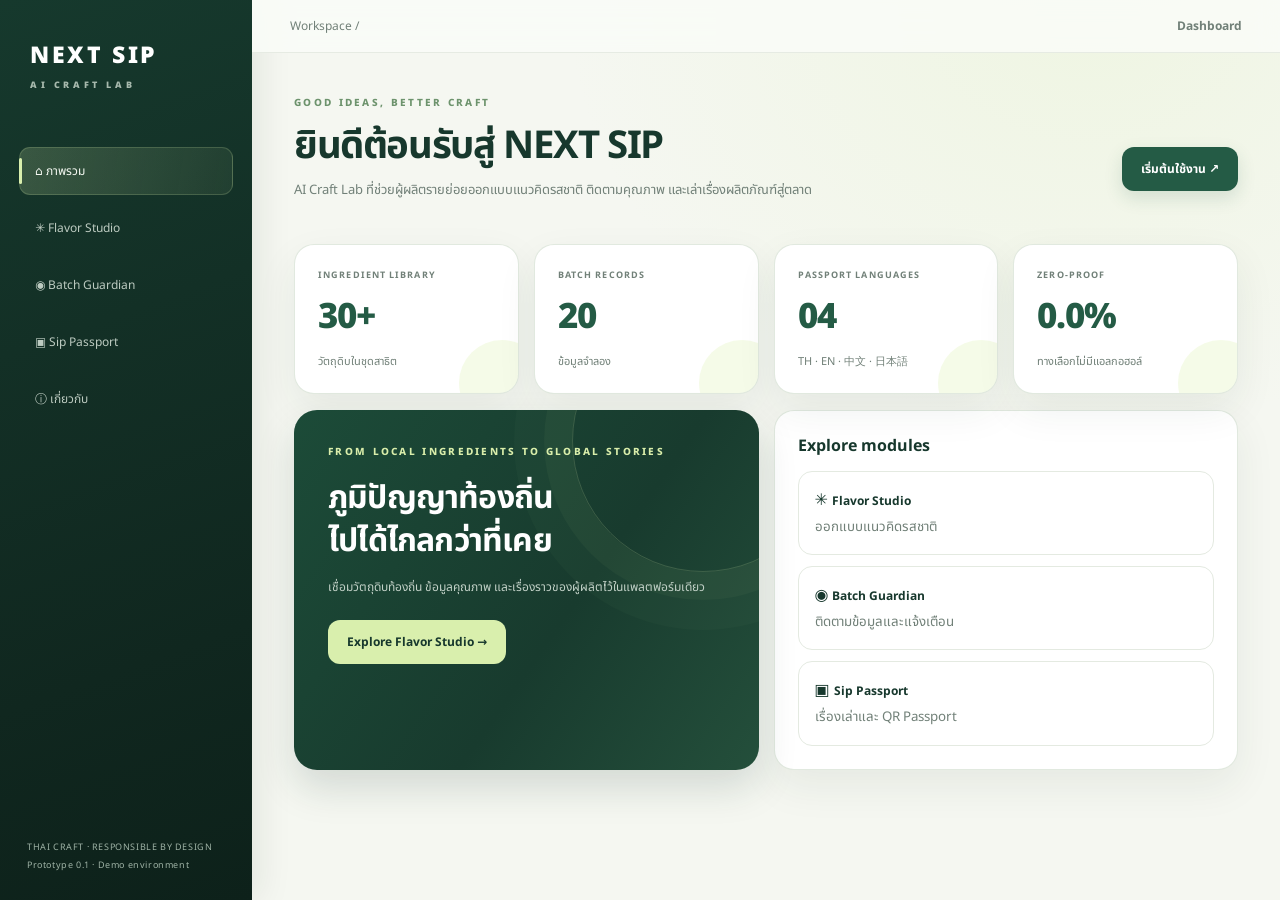
<file: index.html>
<!doctype html>
<html lang="th"><head><meta charset="utf-8"><meta name="viewport" content="width=device-width,initial-scale=1"><title>NEXT SIP — AI Craft Lab</title>
<style>
:root{--ink:#18352b;--green:#24513e;--lime:#d9edaa;--bg:#f3f5ef;--muted:#748178;--line:#e1e8df}*{box-sizing:border-box}body{margin:0;background:var(--bg);color:var(--ink);font-family:Inter,"Noto Sans Thai",system-ui,sans-serif}.layout{display:grid;grid-template-columns:230px 1fr;min-height:100vh}.side{background:#10251e;color:white;padding:26px 17px}.logo{font-weight:900;letter-spacing:2px;font-size:20px;padding:8px}.logo small{display:block;font-size:9px;color:#a7b9ad;letter-spacing:3px}.nav{margin-top:38px;display:grid;gap:8px}.nav button{border:0;background:none;color:#bdcbc1;text-align:left;padding:13px;border-radius:11px;cursor:pointer}.nav button.active,.nav button:hover{background:#29473a;color:white}.side p{font-size:10px;color:#8fa297;margin:60px 8px 0;line-height:1.8}.main{min-width:0}.top{padding:22px 34px;border-bottom:1px solid var(--line);background:#fafbf7;color:var(--muted);font-size:12px}.wrap{max-width:1250px;margin:auto;padding:32px}.page{display:none}.page.active{display:block}.eyebrow{font-size:10px;letter-spacing:2px;color:#789071;font-weight:800}.head{display:flex;justify-content:space-between;align-items:end;margin:8px 0 24px;gap:20px}.head h1{font-size:34px;margin:0;letter-spacing:-1px}.head p{font-size:12px;color:var(--muted);line-height:1.7}.btn{background:var(--green);color:white;border:0;border-radius:10px;padding:11px 16px;font-weight:700;font-size:12px;cursor:pointer}.btn.alt{background:white;color:var(--green);border:1px solid var(--line)}.grid{display:grid;gap:15px}.stats{grid-template-columns:repeat(4,1fr)}.two{grid-template-columns:1fr 1fr}.three{grid-template-columns:repeat(3,1fr)}.card{background:white;border:1px solid var(--line);border-radius:17px;padding:20px;box-shadow:0 10px 30px #173a2b08}.num{font-size:30px;font-weight:850;margin:9px 0}.muted{color:var(--muted);font-size:11px}.hero{background:#193d30;color:white;padding:28px;border-radius:18px;min-height:220px}.hero h2{font-size:28px;line-height:1.35}.hero p{color:#c2d1c7;font-size:12px;line-height:1.8}.hero .btn{background:var(--lime);color:var(--ink)}.modules{display:grid;gap:10px}.module{padding:14px;border:1px solid var(--line);border-radius:13px;cursor:pointer}.module b{font-size:13px}.module small{display:block;color:var(--muted);margin-top:5px}.field{display:grid;gap:7px;margin:13px 0}.field label{font-size:11px;font-weight:700}.field input,.field select,.field textarea{padding:11px;border:1px solid var(--line);border-radius:9px;background:#fbfcf9;font:inherit;font-size:12px;width:100%}.chips{display:flex;flex-wrap:wrap;gap:7px}.chip{border:1px solid var(--line);border-radius:30px;background:white;padding:8px 11px;font-size:11px;cursor:pointer}.chip.on{background:#eaf3df;border-color:#a8c58e}.concept{border:1px solid var(--line);border-radius:14px;padding:16px;background:white}.concept h3{margin:10px 0}.tag{font-size:9px;background:#eef4e8;color:#456447;padding:5px 8px;border-radius:20px}.note{background:#faf5e8;border:1px solid #eee2c3;border-radius:10px;padding:12px;font-size:10px;line-height:1.7;color:#76643b;margin-top:13px}.table{width:100%;border-collapse:collapse;font-size:11px}.table th,.table td{padding:12px 8px;border-bottom:1px solid var(--line);text-align:left}.table th{color:var(--muted)}.ok,.warn{border-radius:20px;padding:5px 8px;font-size:9px}.ok{background:#e7f3e5;color:#376b3c}.warn{background:#fff0dd;color:#966327}.radar{width:100%;max-width:320px}.passport{max-width:480px;border:1px solid var(--line);border-radius:16px;overflow:hidden;background:white}.cover{background:#193d30;color:white;padding:24px}.body{padding:20px}.qr{width:125px;height:125px}.result{margin-top:12px;padding:13px;border-radius:10px;font-size:11px;line-height:1.7}.bad{background:#fff0e8;color:#934b31}.good{background:#e9f4e6;color:#37663b}
@media(max-width:850px){.layout{grid-template-columns:1fr}.side{padding:12px 15px}.nav{display:flex;flex-wrap:wrap;margin-top:10px}.nav button{padding:9px;font-size:11px}.side p{display:none}.wrap{padding:22px 15px}.stats{grid-template-columns:repeat(2,1fr)}.two,.three{grid-template-columns:1fr}.head{display:block}.head h1{font-size:28px}}@media(max-width:450px){.top{padding:15px}.num{font-size:24px}}
</style><link rel="stylesheet" href="style.css"></head><body><div class="layout"><aside class="side"><div class="logo">NEXT SIP<small>AI CRAFT LAB</small></div><nav class="nav"><button class="active" data-page="home">⌂ ภาพรวม</button><button data-page="flavor">✳ Flavor Studio</button><button data-page="batch">◉ Batch Guardian</button><button data-page="passport">▣ Sip Passport</button><button data-page="about">ⓘ เกี่ยวกับ</button></nav><p>THAI CRAFT · RESPONSIBLE BY DESIGN<br>Prototype 0.1 · Demo environment</p></aside><main class="main"><div class="top">Workspace / <b id="crumb">Dashboard</b></div><div class="wrap">
<section class="page active" id="home"><div class="eyebrow">GOOD IDEAS, BETTER CRAFT</div><div class="head"><div><h1>ยินดีต้อนรับสู่ NEXT SIP</h1><p>AI Craft Lab ที่ช่วยผู้ผลิตรายย่อยออกแบบแนวคิดรสชาติ ติดตามคุณภาพ และเล่าเรื่องผลิตภัณฑ์สู่ตลาด</p></div><button class="btn" onclick="go('flavor')">เริ่มต้นใช้งาน ↗</button></div><div class="grid stats"><div class="card"><div class="muted">Ingredient library</div><div class="num">30+</div><div class="muted">วัตถุดิบในชุดสาธิต</div></div><div class="card"><div class="muted">Batch records</div><div class="num">20</div><div class="muted">ข้อมูลจำลอง</div></div><div class="card"><div class="muted">Passport languages</div><div class="num">04</div><div class="muted">TH · EN · 中文 · 日本語</div></div><div class="card"><div class="muted">Zero-proof</div><div class="num">0.0%</div><div class="muted">ทางเลือกไม่มีแอลกอฮอล์</div></div></div><div class="grid two" style="margin-top:16px"><div class="hero"><div class="eyebrow" style="color:#d9edaa">FROM LOCAL INGREDIENTS TO GLOBAL STORIES</div><h2>ภูมิปัญญาท้องถิ่น<br>ไปได้ไกลกว่าที่เคย</h2><p>เชื่อมวัตถุดิบท้องถิ่น ข้อมูลคุณภาพ และเรื่องราวของผู้ผลิตไว้ในแพลตฟอร์มเดียว</p><button class="btn" onclick="go('flavor')">Explore Flavor Studio →</button></div><div class="card"><b>Explore modules</b><div class="modules" style="margin-top:13px"><div class="module" onclick="go('flavor')">✳ <b>Flavor Studio</b><small>ออกแบบแนวคิดรสชาติ</small></div><div class="module" onclick="go('batch')">◉ <b>Batch Guardian</b><small>ติดตามข้อมูลและแจ้งเตือน</small></div><div class="module" onclick="go('passport')">▣ <b>Sip Passport</b><small>เรื่องเล่าและ QR Passport</small></div></div></div></div></section>
<section class="page" id="flavor"><div class="eyebrow">01 / AI FLAVOR DESIGNER</div><div class="head"><div><h1>Flavor Studio</h1><p>เลือกวัตถุดิบท้องถิ่นและตลาดเป้าหมาย เพื่อสำรวจแนวคิดรสชาติ 3 รูปแบบ</p></div></div><div class="grid two"><div class="card"><b>① เลือกวัตถุดิบ</b><p class="muted">เลือกได้หลายรายการ</p><div class="chips" id="ingredients"></div><div class="field"><label>ตลาดเป้าหมาย</label><select id="market"><option>โรงแรมและร้านอาหารพรีเมียม</option><option>นักท่องเที่ยวต่างชาติ</option><option>ผู้สนใจเครื่องดื่ม Zero-proof</option><option>ร้าน Craft และ Specialty</option></select></div><div class="field flavor-tag-field"><label>คาแรกเตอร์รสชาติ (เลือกได้หลายข้อ · ไม่บังคับ)</label><p class="muted">เลือกคำที่ใกล้เคียงกับรสชาติหรือกลิ่นที่ต้องการ</p><div class="flavor-tag-groups"><div class="flavor-tag-group"><b>โทนรสชาติ</b><div class="chips"><button class="chip flavor-tag" type="button" data-flavor-tag="หวาน">หวาน</button><button class="chip flavor-tag" type="button" data-flavor-tag="เปรี้ยว">เปรี้ยว</button><button class="chip flavor-tag" type="button" data-flavor-tag="ขม">ขม</button><button class="chip flavor-tag" type="button" data-flavor-tag="ฝาด">ฝาด</button><button class="chip flavor-tag" type="button" data-flavor-tag="เค็ม">เค็ม</button><button class="chip flavor-tag" type="button" data-flavor-tag="กลมกล่อม">กลมกล่อม</button></div></div><div class="flavor-tag-group"><b>กลิ่นและความหอม</b><div class="chips"><button class="chip flavor-tag" type="button" data-flavor-tag="หอมดอกไม้">หอมดอกไม้</button><button class="chip flavor-tag" type="button" data-flavor-tag="หอมผลไม้">หอมผลไม้</button><button class="chip flavor-tag" type="button" data-flavor-tag="หอมสมุนไพร">หอมสมุนไพร</button><button class="chip flavor-tag" type="button" data-flavor-tag="กลิ่นชา">กลิ่นชา</button><button class="chip flavor-tag" type="button" data-flavor-tag="กลิ่นคั่ว">กลิ่นคั่ว</button><button class="chip flavor-tag" type="button" data-flavor-tag="กลิ่นสดชื่น">กลิ่นสดชื่น</button></div></div><div class="flavor-tag-group"><b>สัมผัสและ Body</b><div class="chips"><button class="chip flavor-tag" type="button" data-flavor-tag="เบาบาง">เบาบาง</button><button class="chip flavor-tag" type="button" data-flavor-tag="นุ่มละมุน">นุ่มละมุน</button><button class="chip flavor-tag" type="button" data-flavor-tag="เข้มข้น">เข้มข้น</button><button class="chip flavor-tag" type="button" data-flavor-tag="ครีมมี่">ครีมมี่</button><button class="chip flavor-tag" type="button" data-flavor-tag="ซ่า">ซ่า</button><button class="chip flavor-tag" type="button" data-flavor-tag="สดชื่น">สดชื่น</button></div></div><div class="flavor-tag-group"><b>สไตล์</b><div class="chips"><button class="chip flavor-tag" type="button" data-flavor-tag="ดื่มง่าย">ดื่มง่าย</button><button class="chip flavor-tag" type="button" data-flavor-tag="พรีเมียม">พรีเมียม</button><button class="chip flavor-tag" type="button" data-flavor-tag="ซับซ้อน">ซับซ้อน</button><button class="chip flavor-tag" type="button" data-flavor-tag="หวานน้อย">หวานน้อย</button><button class="chip flavor-tag" type="button" data-flavor-tag="สไตล์ทรอปิคอล">สไตล์ทรอปิคอล</button></div></div></div><p class="muted" id="selectedFlavorTags" aria-live="polite">ยังไม่ได้เลือก Flavor Tags</p></div><button class="btn" id="generate">สร้าง 3 Flavor Concepts</button><div class="note">นี่คือการจำลองแนวคิดด้วยกฎและข้อมูลตัวอย่าง ยังไม่ได้เชื่อม FlavorDB หรือ LLM และไม่ใช่สูตรสำหรับการผลิต</div></div><div class="card"><b>Flavor Radar</b><p class="muted">มิติรสชาติของ Concept ที่เลือก</p><div id="radar" style="text-align:center;padding:18px">สร้าง Concept เพื่อดู Radar</div></div></div><div class="grid three" id="concepts" style="margin-top:15px"></div>
<div class="card" id="savedFlavor" style="margin-top:15px"><div style="display:flex;justify-content:space-between;gap:12px;align-items:center;flex-wrap:wrap"><div><b>My Flavor Library</b><p class="muted">แนวคิดรสชาติที่คุณบันทึกไว้ในบัญชี NEXT SIP</p></div><span class="tag" id="flavorCloudStatus">กำลังเชื่อมต่อ Cloud...</span></div><div id="savedFlavorList" class="grid three" style="margin-top:14px"><p class="muted">กำลังโหลดข้อมูล...</p></div><p class="muted" id="flavorSaveMessage" aria-live="polite" style="margin-top:10px"></p></div></section>
<section class="page" id="batch"><div class="eyebrow">02 / FERMENTATION COPILOT</div><div class="head"><div><h1>Batch Guardian</h1><p>สร้างรอบการผลิต บันทึกข้อมูลคุณภาพ และติดตามประวัติของแต่ละ Batch</p><p id="batchCloudStatus" class="muted">กำลังเชื่อมต่อ Supabase Cloud...</p></div><button class="btn" id="showCreateBatch">＋ สร้าง Batch ใหม่</button></div>
<div class="grid stats"><div class="card"><div class="muted">Batch ทั้งหมด</div><div class="num" id="batchTotal">0</div><div class="muted">รอบการผลิตที่บันทึกในอุปกรณ์นี้</div></div><div class="card"><div class="muted">กำลังดำเนินการ</div><div class="num" id="batchActive">0</div></div><div class="card"><div class="muted">ต้องตรวจสอบ</div><div class="num" id="batchFlagged">0</div></div><div class="card"><div class="muted">การจัดเก็บ</div><div class="num" style="font-size:18px">Cloud</div><div class="muted">Supabase · บัญชีผู้ใช้</div></div></div>
<div class="grid two" style="margin-top:15px">
<div class="card" id="createPanel" hidden><b>สร้างรอบการผลิตใหม่</b><p class="muted">Batch ID จะถูกสร้างให้อัตโนมัติเมื่อบันทึก</p><form id="createBatchForm">
<div class="field"><label for="batchProduct">ชื่อผลิตภัณฑ์ *</label><input id="batchProduct" required maxlength="100" placeholder="เช่น น้ำตาลโตนดหมัก"></div>
<div class="field"><label for="batchRecipe">สูตร / รุ่นสูตร</label><input id="batchRecipe" maxlength="100" placeholder="เช่น สูตรทดลอง A"></div>
<div class="field"><label for="batchDate">วันที่เริ่มผลิต *</label><input id="batchDate" type="date" required></div>
<div class="field"><label for="batchOwner">ผู้รับผิดชอบ</label><input id="batchOwner" maxlength="80" placeholder="ชื่อผู้บันทึก"></div>
<button class="btn" type="submit">บันทึกและสร้าง Batch ID</button> <button class="btn alt" type="button" id="cancelCreate">ยกเลิก</button>
</form></div>
<div class="card" id="recordPanel"><b>บันทึกค่าการผลิต</b><p class="muted">เลือก Batch แล้วกรอกค่าที่วัดได้จริง</p><form id="recordForm">
<div class="field"><label for="recordBatch">Batch ที่ต้องการบันทึก *</label><select id="recordBatch" required><option value="">ยังไม่มี Batch — สร้าง Batch ก่อน</option></select></div>
<div class="field"><label for="recordPH">pH</label><input id="recordPH" type="number" min="0" max="14" step="0.01" placeholder="เช่น 3.65"></div>
<div class="field"><label for="recordBrix">°Brix</label><input id="recordBrix" type="number" min="0" max="100" step="0.1" placeholder="เช่น 12.5"></div>
<div class="field"><label for="recordTemp">อุณหภูมิ (°C)</label><input id="recordTemp" type="number" min="-20" max="100" step="0.1" placeholder="เช่น 28.0"></div>
<div class="field"><label for="recordNote">หมายเหตุ / สิ่งที่สังเกตพบ</label><textarea id="recordNote" rows="2" maxlength="500" placeholder="บันทึกสิ่งที่พบระหว่างการผลิต"></textarea></div>
<label style="font-size:11px;display:flex;gap:8px;align-items:center;margin:10px 0"><input id="recordFlag" type="checkbox"> ทำเครื่องหมายว่า Batch นี้ต้องตรวจสอบเพิ่มเติม</label>
<button class="btn" type="submit">บันทึกค่าการวัด</button></form></div></div>
<div class="card" style="margin-top:15px"><div style="display:flex;justify-content:space-between;gap:12px;align-items:center;flex-wrap:wrap"><div><b>รายการ Batch</b><p class="muted">เลือก Batch เพื่อดูข้อมูลและประวัติการวัด</p></div><div class="field" style="min-width:160px;margin:0"><select id="batchFilter"><option value="all">ทุกสถานะ</option><option value="active">กำลังดำเนินการ</option><option value="completed">เสร็จสิ้น</option><option value="flagged">ต้องตรวจสอบ</option></select></div></div><div style="overflow:auto;margin-top:12px"><table class="table"><thead><tr><th>Batch ID</th><th>ผลิตภัณฑ์</th><th>วันที่เริ่ม</th><th>pH ล่าสุด</th><th>°Brix ล่าสุด</th><th>อุณหภูมิล่าสุด</th><th>สถานะ</th><th>ดูข้อมูล</th></tr></thead><tbody id="rows"></tbody></table></div><div id="emptyBatches" class="note">ยังไม่มีข้อมูล Batch เริ่มต้นโดยกด “สร้าง Batch ใหม่” ข้อมูลจะถูกบันทึกบน Supabase Cloud</div></div>
<div class="grid two" style="margin-top:15px"><div class="card"><b>ประวัติค่าที่บันทึก</b><p class="muted" id="historyTitle">เลือก Batch จากรายการเพื่อดูประวัติ</p><div style="overflow:auto"><table class="table"><thead><tr><th>วันและเวลา</th><th>pH</th><th>°Brix</th><th>°C</th><th>หมายเหตุ</th></tr></thead><tbody id="historyRows"></tbody></table></div></div><div class="card"><b>Batch details</b><div id="batchDetails" class="muted" style="margin-top:12px">ยังไม่ได้เลือก Batch</div><div id="batchActions" style="margin-top:12px"></div></div></div><div class="card" style="margin-top:15px"><b>Batch Integrity · Audit Log</b><p class="muted">ประวัติการสร้าง แก้ไข และลบข้อมูล Batch รวมถึงค่าการวัด</p><div style="overflow:auto"><table class="table"><thead><tr><th>วันและเวลา</th><th>กิจกรรม</th><th>รายละเอียดการเปลี่ยนแปลง</th></tr></thead><tbody id="auditRows"><tr><td colspan="3">เลือก Batch เพื่อดูประวัติ</td></tr></tbody></table></div><p class="muted">ประวัตินี้เริ่มบันทึกตั้งแต่วันที่เปิดใช้ Batch Integrity และผู้ใช้ทั่วไปไม่สามารถแก้ไขหรือลบรายการย้อนหลังได้</p></div>
<div class="note">ข้อมูลจะคงอยู่ในเบราว์เซอร์และอุปกรณ์นี้เท่านั้น ยังไม่มีระบบบัญชีผู้ใช้หรือฐานข้อมูล Cloud จึงไม่ควรใช้เป็นบันทึกการผลิตหลัก จนกว่าจะเชื่อมต่อ Supabase และกำหนดสิทธิ์ผู้ใช้ การแจ้งเตือนในรุ่นนี้อาศัยการทำเครื่องหมายโดยผู้ใช้ ไม่ใช่ AI และไม่ใช่การรับรองความปลอดภัยของผลิตภัณฑ์</div></section>
<section class="page" id="passport"><div class="eyebrow">04 / STORY · TRACEABILITY · B2B</div><div class="head"><div><h1>Sip Passport</h1><p>สร้างหน้าข้อมูลผลิตภัณฑ์ดิจิทัลที่เปิดดูได้จริงผ่าน QR Code</p><p id="passportCloudStatus" class="muted">กำลังเชื่อมต่อ Supabase Cloud...</p></div></div><div class="grid two"><div class="card"><b>Product information</b><p class="muted">ข้อมูลในส่วนนี้จะแสดงต่อสาธารณะเมื่อเผยแพร่ Passport</p><div class="field"><label for="pname">ชื่อผลิตภัณฑ์</label><input id="pname" placeholder="กรอกชื่อผลิตภัณฑ์" maxlength="120"></div><div class="field"><label for="origin">แหล่งผลิต</label><input id="origin" placeholder="กรอกแหล่งผลิต เช่น จังหวัด / ประเทศ" maxlength="160"></div><div class="field"><label for="pingredients">วัตถุดิบ</label><input id="pingredients" placeholder="กรอกรายการวัตถุดิบ" maxlength="500"></div><div class="field"><label for="pref">Batch reference</label><input id="pref" placeholder="เลือกลิงก์ Batch หรือกรอกรหัสอ้างอิง" maxlength="80"></div><div class="field"><label for="story">เรื่องราวผลิตภัณฑ์</label><textarea id="story" rows="4" maxlength="2000" placeholder="เล่าเรื่องราว แนวคิด หรือจุดเด่นของผลิตภัณฑ์"></textarea></div><button class="btn" id="savePassport" type="button">บันทึกและเผยแพร่ Passport</button><button class="btn alt" id="newPassport" type="button" style="margin-left:6px">สร้างรายการใหม่</button><p class="muted" id="passportMessage" aria-live="polite"></p><div class="note">ก่อนเผยแพร่ ตรวจสอบให้แน่ใจว่าข้อมูลทั้งหมดเป็นข้อมูลที่เปิดเผยต่อสาธารณะได้ และไม่ใส่ข้อมูลส่วนบุคคลหรือข้อมูลลับ</div></div><div><div class="chips" id="languages"><button class="chip on" data-lang="th" type="button">ไทย</button><button class="chip" data-lang="en" type="button">English</button><button class="chip" data-lang="zh" type="button">中文</button><button class="chip" data-lang="ja" type="button">日本語</button></div><div class="passport" style="margin-top:12px"><div class="cover"><div class="eyebrow" style="color:#d9edaa">THAI CRAFT · DIGITAL PASSPORT</div><h2 id="vname">Toddy Zero</h2><span id="vorigin">เพชรบุรี ประเทศไทย</span></div><div class="body"><div style="display:flex;justify-content:space-between;gap:10px;align-items:center"><div><div class="muted" id="ilabel">วัตถุดิบ</div><p id="ving">-</p><div class="muted" id="blabel">รหัส Batch</div><b id="vref">-</b></div><img class="qr" id="qr" alt="QR Code ของ Passport" hidden></div><hr style="border:0;border-top:1px solid #e1e8df;margin:16px 0"><div class="muted">OUR STORY</div><p id="vstory" style="font-size:12px;line-height:1.8"></p><p id="passportPublicLink" class="muted"></p></div></div></div></div><div class="card" style="margin-top:15px"><b>My Sip Passports</b><p class="muted">Passport ที่คุณสร้างไว้ในบัญชีนี้</p><div id="passportLibrary" class="grid three" style="margin-top:12px"><p class="muted">กำลังโหลด...</p></div></div><div class="card" style="margin-top:15px"><b>Compliance Guard</b><p class="muted">ตรวจข้อความเบื้องต้นก่อนเผยแพร่</p><div class="field"><label for="guardText">ข้อความที่ต้องการตรวจ</label><textarea id="guardText" rows="3">ผลิตจากวัตถุดิบท้องถิ่นเพชรบุรี</textarea></div><button class="btn" id="check" type="button">ตรวจข้อความ</button><div id="guardResult"></div><div class="note">ระบบนี้ใช้ keyword screening เท่านั้น ไม่ใช่คำรับรองทางกฎหมาย ควรตรวจทานก่อนเผยแพร่</div></div></section>
<section class="page" id="about"><div class="eyebrow">ABOUT NEXT SIP</div><div class="head"><div><h1>AI Craft Lab for Thai Makers</h1><p>เครื่องมือดิจิทัลเพื่อช่วยผู้ผลิตรายย่อยด้านแนวคิดผลิตภัณฑ์ ข้อมูลคุณภาพ และการสื่อสารกับผู้ซื้อ</p></div></div><div class="grid two"><div class="card"><h2>Our mission</h2><p class="muted">เปลี่ยนความรู้เฉพาะทางให้เข้าถึงได้ง่ายขึ้น เชื่อมวัตถุดิบท้องถิ่น ข้อมูลกระบวนการ และเรื่องราวของผู้ผลิต</p></div><div class="card"><h2>Responsible by design</h2><p class="muted">AI ช่วยเสนอ มนุษย์เป็นผู้ตัดสินใจ ไม่ใช้แทนผู้เชี่ยวชาญหรือผลตรวจแล็บ และไม่สร้างข้อความเชิญชวนให้ดื่ม</p></div></div><div class="card" style="margin-top:15px"><b>Prototype status</b><ul class="muted" style="line-height:2.2"><li>Flavor Studio — rule-based demo + radar</li><li>Batch Guardian — สร้าง Batch ID และบันทึกข้อมูลบน Supabase Cloud</li><li>Sip Passport — สร้างหน้า Passport สาธารณะและ QR Code จริง</li><li>Compliance Guard — keyword screening</li></ul><div class="note">ยังเป็น Prototype ที่กำลังพัฒนา โดย Flavor Studio, Batch Guardian และ Sip Passport ใช้ Supabase Cloud</div></div></section>
</div></main></div>
<script>
const $=s=>document.querySelector(s);function go(id){document.querySelectorAll(".page").forEach(x=>x.classList.toggle("active",x.id===id));document.querySelectorAll("[data-page]").forEach(x=>x.classList.toggle("active",x.dataset.page===id));$("#crumb").textContent=({home:"Dashboard",flavor:"Flavor Studio",batch:"Batch Guardian",passport:"Sip Passport",about:"About"})[id];window.scrollTo(0,0)}document.querySelectorAll("[data-page]").forEach(x=>x.onclick=()=>go(x.dataset.page));
const items=["น้ำตาลโตนด","ข้าวเหนียว","ตะไคร้","ผิวมะกรูด","มะม่วง","สับปะรด","กระเจี๊ยบ","ขิง","ใบเตย","มะพร้าว","ลิ้นจี่","มะขาม"];let chosen=new Set(["น้ำตาลโตนด","ตะไคร้","ผิวมะกรูด"]),cs=[];function drawItems(){$("#ingredients").innerHTML=items.map(x=>'<button class="chip '+(chosen.has(x)?"on":"")+'" data-i="'+x+'">'+x+"</button>").join("");document.querySelectorAll("[data-i]").forEach(b=>b.onclick=()=>{chosen.has(b.dataset.i)?chosen.delete(b.dataset.i):chosen.add(b.dataset.i);drawItems()})}drawItems();
const dims={"น้ำตาลโตนด":[2,2,1,5,1,1],"ข้าวเหนียว":[1,1,1,3,1,1],"ตะไคร้":[1,2,5,1,3,2],"ผิวมะกรูด":[2,2,5,1,3,2],"มะม่วง":[5,1,1,4,3,1],"สับปะรด":[5,1,1,3,5,1],"กระเจี๊ยบ":[2,2,1,2,5,1],"ขิง":[1,1,4,1,2,5],"ใบเตย":[1,5,3,3,1,1],"มะพร้าว":[2,1,1,4,1,1],"ลิ้นจี่":[5,4,1,4,2,1],"มะขาม":[2,1,1,2,5,1]};
function radar(v){let labels=["Fruity","Floral","Herbal","Sweet","Acidic","Spicy"],cx=150,cy=100,r=72,s='<svg class="radar" viewBox="0 0 300 205">';for(let n=1;n<=5;n++){let p=labels.map((_,i)=>{let a=(-90+i*60)*Math.PI/180;return (cx+Math.cos(a)*r*n/5)+","+(cy+Math.sin(a)*r*n/5)}).join(" ");s+='<polygon points="'+p+'" fill="none" stroke="#dfe7dc"/>'}let p=v.map((x,i)=>{let a=(-90+i*60)*Math.PI/180;return (cx+Math.cos(a)*r*x/5)+","+(cy+Math.sin(a)*r*x/5)}).join(" ");s+='<polygon points="'+p+'" fill="#a8c98a66" stroke="#4d8054" stroke-width="2"/>';labels.forEach((x,i)=>{let a=(-90+i*60)*Math.PI/180;s+='<text x="'+(cx+Math.cos(a)*r*1.25)+'" y="'+(cy+Math.sin(a)*r*1.25)+'" text-anchor="middle" font-size="9" fill="#718078">'+x+"</text>"});return s+"</svg>"}
const selectedFlavorTags=new Set();function syncFlavorTags(){document.querySelectorAll("[data-flavor-tag]").forEach(button=>{const active=selectedFlavorTags.has(button.dataset.flavorTag);button.classList.toggle("on",active);button.setAttribute("aria-pressed",String(active))});const summary=[...selectedFlavorTags];$("#selectedFlavorTags").textContent=summary.length?"เลือกแล้ว: "+summary.join(" · "):"ยังไม่ได้เลือก Flavor Tags";window.NEXTSIP_SELECTED_FLAVOR_TAGS=summary}document.querySelectorAll("[data-flavor-tag]").forEach(button=>button.addEventListener("click",()=>{const tag=button.dataset.flavorTag;selectedFlavorTags.has(tag)?selectedFlavorTags.delete(tag):selectedFlavorTags.add(tag);syncFlavorTags()}));syncFlavorTags();$("#generate").onclick=()=>{if(!chosen.size)return alert("เลือกวัตถุดิบก่อนครับ");let base=[0,0,0,0,0,0];[...chosen].forEach(x=>(dims[x]||[2,2,2,2,2,2]).forEach((n,i)=>base[i]+=n));base=base.map(x=>Math.max(1,Math.min(5,Math.round(x/chosen.size))));let vs=[["Local Signature","FULL CONCEPT","คงเอกลักษณ์วัตถุดิบและสำรวจความสมดุล",[0,0,0,0,0,0]],["Bright & Balanced","LOW-INTENSITY CONCEPT","เน้นความสดชื่นและความสมดุลของกลิ่น",[1,0,0,-1,1,0]],["Botanical Zero","ZERO-PROOF CONCEPT","เน้นมิติสมุนไพรและความเปรี้ยวในแนวคิดไม่มีแอลกอฮอล์",[0,1,1,-1,1,0]]];cs=vs.map(v=>({...v,score:base.map((n,i)=>Math.max(1,Math.min(5,n+v[3][i])))}));window.NEXTSIP_FLAVOR_CONCEPTS=cs;window.NEXTSIP_FLAVOR_INGREDIENTS=[...chosen];$("#concepts").innerHTML=cs.map((c,i)=>'<div class="concept"><span class="tag">'+c[1]+'</span><h3>'+c[0]+'</h3><p class="muted">'+c[2]+'</p><p class="muted">วัตถุดิบ: '+[...chosen].join(" · ")+'</p>'+(selectedFlavorTags.size?'<p class="muted"><b>Flavor Tags:</b> '+[...selectedFlavorTags].join(" · ")+'</p>':'')+'<button class="btn alt" onclick="showRadar('+i+')">ดู Flavor Radar</button> <button class="btn" type="button" data-save-concept="'+i+'">บันทึกแนวคิด</button></div>').join("");showRadar(0)};function showRadar(i){$("#radar").innerHTML=radar(cs[i].score)+'<p class="muted">Concept: '+cs[i][0]+"</p>"}
// Batch Guardian is powered by batch-guardian.js and Supabase Cloud.
 // Sip Passport is powered by passport-studio.js and Supabase Cloud.
 // Language labels are managed by passport-studio.js.
$("#check").onclick=()=>{let s=$("#guardText").value.toLowerCase(),drink=["ชวนดื่ม","ดื่มกัน","ดื่มเลย","ดื่มแล้ว","drink now","come drink"].some(x=>s.includes(x)),health=["สุขภาพดี","รักษาโรค","ป้องกันโรค","ลดน้ำหนัก","cure","health benefit","detox"].some(x=>s.includes(x)),a=[];if(drink)a.push("พบถ้อยคำที่อาจเชิญชวนให้ดื่ม");if(health)a.push("พบถ้อยคำที่อาจกล่าวอ้างด้านสุขภาพ");$("#guardResult").className="result "+(a.length?"bad":"good");$("#guardResult").innerHTML=a.length?"<b>ควรตรวจสอบก่อนเผยแพร่</b><br>"+a.join("<br>")+"<br>พิจารณาใช้ข้อความข้อเท็จจริงเกี่ยวกับวัตถุดิบและแหล่งผลิต":"ไม่พบคำสำคัญตามกฎพื้นฐาน แต่ไม่ได้รับรองว่าถูกกฎหมาย ควรตรวจทานก่อนเผยแพร่"};
</script><script type="module" src="./flavor-studio.js"></script><script type="module" src="./batch-guardian.js"></script><script type="module" src="./passport-studio.js"></script><script type="module" src="./app-auth.js"></script></body></html>
</file>
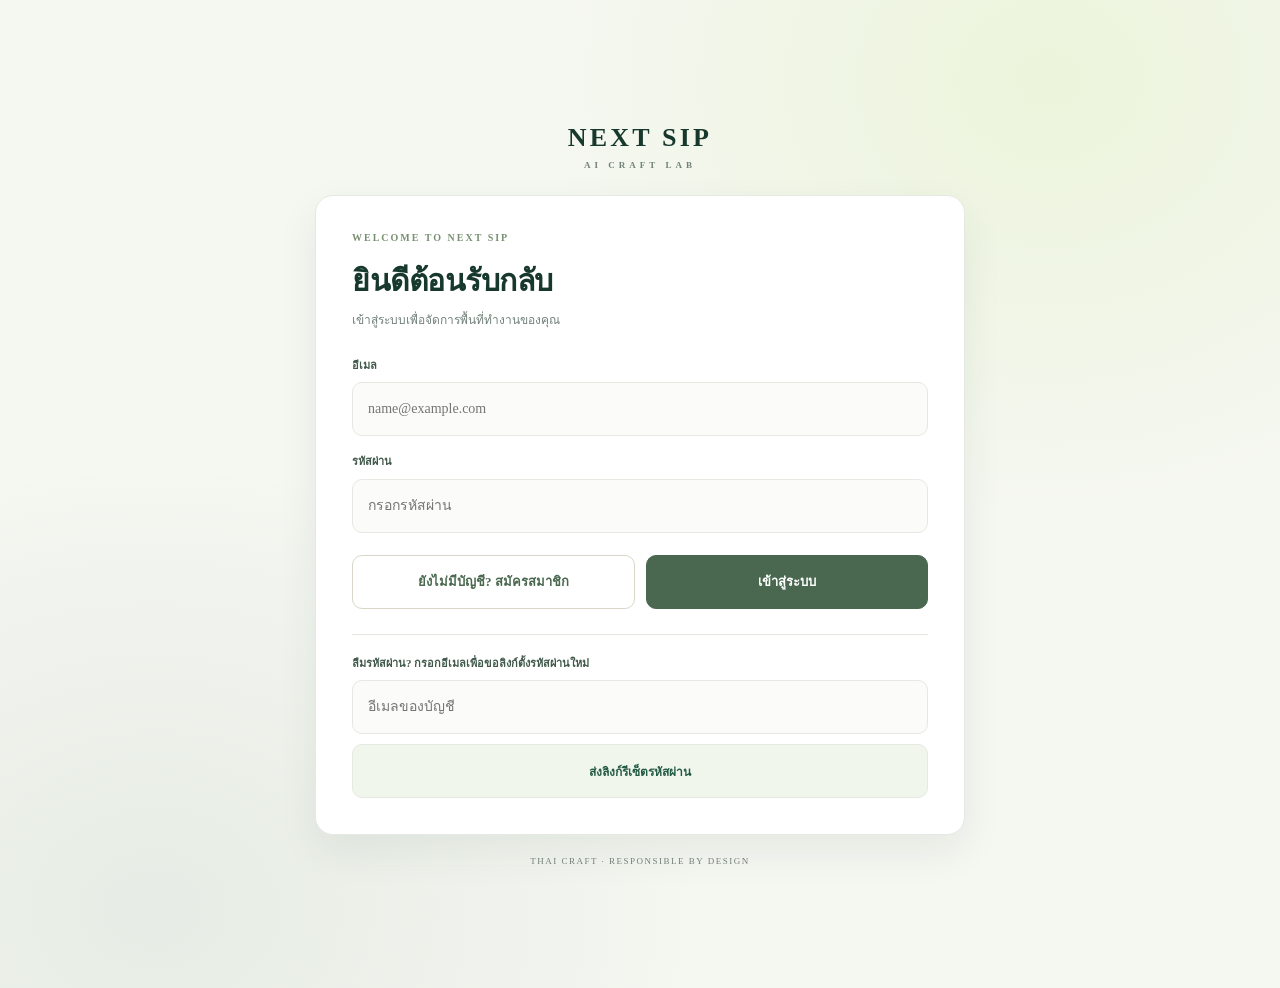
<file: login.html>
<!doctype html>
<html lang="th">
<head>
  <meta charset="utf-8">
  <meta name="viewport" content="width=device-width,initial-scale=1">
  <meta name="theme-color" content="#17382d">
  <title>เข้าสู่ระบบ | NEXT SIP</title>
  <link rel="stylesheet" href="./style.css">
  <link rel="stylesheet" href="./auth.css">
</head>
<body class="auth-page">
  <main class="auth-shell">
    <a class="auth-brand" href="./login.html">NEXT SIP <span>AI CRAFT LAB</span></a>
    <section class="auth-card">
      <div class="auth-kicker">WELCOME TO NEXT SIP</div>
      <div id="login-panel">
        <h1>ยินดีต้อนรับกลับ</h1>
        <p class="auth-subtitle">เข้าสู่ระบบเพื่อจัดการพื้นที่ทำงานของคุณ</p>
        <form id="login-form">
          <label class="field"><span>อีเมล</span><input id="login-email" type="email" autocomplete="email" required placeholder="name@example.com"></label>
          <label class="field"><span>รหัสผ่าน</span><input id="login-password" type="password" autocomplete="current-password" required minlength="8" placeholder="กรอกรหัสผ่าน"></label>
          </form>
        <div class="auth-actions">
          <button class="auth-secondary-action" id="show-register" type="button">ยังไม่มีบัญชี? สมัครสมาชิก</button>
          <button class="auth-primary" type="submit" form="login-form">เข้าสู่ระบบ</button>
        </div>
      </div>
      <div id="register-panel" hidden>
        <h1>สร้างบัญชี NEXT SIP</h1>
        <p class="auth-subtitle">สมัครเพื่อเริ่มจัดการข้อมูลผู้ผลิตและผลิตภัณฑ์</p>
        <form id="register-form">
          <label class="field"><span>ชื่อที่ใช้แสดง</span><input id="register-name" type="text" autocomplete="name" maxlength="100" required placeholder="ชื่อของคุณ"></label>
          <label class="field"><span>อีเมล</span><input id="register-email" type="email" autocomplete="email" required placeholder="name@example.com"></label>
          <label class="field"><span>รหัสผ่าน (อย่างน้อย 8 ตัวอักษร)</span><input id="register-password" type="password" autocomplete="new-password" minlength="8" required placeholder="สร้างรหัสผ่าน"></label>
          <label class="field"><span>ยืนยันรหัสผ่าน</span><input id="register-confirm" type="password" autocomplete="new-password" minlength="8" required placeholder="กรอกรหัสผ่านอีกครั้ง"></label>
          <button class="auth-primary" type="submit">สมัครสมาชิก</button>
        </form>
        <button class="auth-link" id="show-login" type="button">มีบัญชีแล้ว? เข้าสู่ระบบ</button>
      </div>
      <div class="auth-divider"></div>
      <form id="reset-form" class="reset-form">
        <label class="field"><span>ลืมรหัสผ่าน? กรอกอีเมลเพื่อขอลิงก์ตั้งรหัสผ่านใหม่</span><input id="reset-email" type="email" required placeholder="อีเมลของบัญชี"></label>
        <button class="auth-secondary" type="submit">ส่งลิงก์รีเซ็ตรหัสผ่าน</button>
      </form>
      <div id="auth-status" class="auth-status" role="status" aria-live="polite" hidden></div>
    </section>
    <p class="auth-foot">THAI CRAFT · RESPONSIBLE BY DESIGN</p>
  </main>
  <script type="module" src="./auth.js"></script>
</body>
</html>
</file>
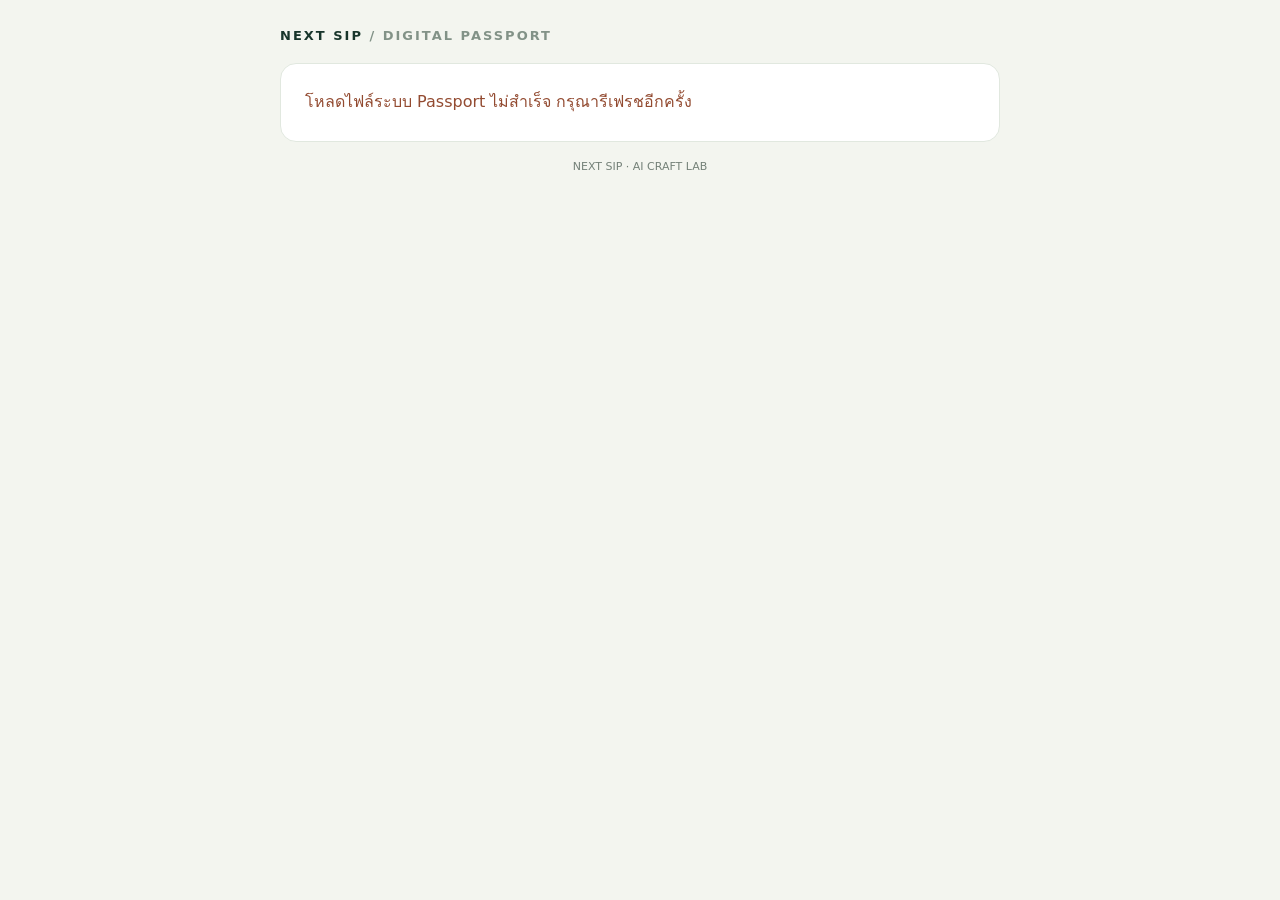
<file: passport.html>
<!doctype html>
<html lang="th"><head><meta charset="utf-8"><meta name="viewport" content="width=device-width,initial-scale=1"><title>Sip Passport — NEXT SIP</title><meta name="description" content="Digital product passport by NEXT SIP"><style>
:root{--ink:#18352b;--green:#24513e;--bg:#f3f5ef;--line:#e1e8df;--muted:#748178}*{box-sizing:border-box}body{margin:0;background:var(--bg);color:var(--ink);font-family:Inter,"Noto Sans Thai",system-ui,sans-serif;padding:28px 16px}.wrap{max-width:720px;margin:0 auto}.brand{font-size:13px;font-weight:900;letter-spacing:2px;margin-bottom:20px}.card{background:white;border:1px solid var(--line);border-radius:20px;overflow:hidden;box-shadow:0 12px 35px #173a2b0d}.cover{background:#193d30;color:white;padding:34px}.eyebrow{font-size:10px;letter-spacing:2px;color:#d9edaa;font-weight:800}.cover h1{font-size:32px;margin:12px 0}.cover p{color:#c2d1c7}.body{padding:28px}.label{font-size:11px;color:var(--muted);font-weight:700;margin-top:20px}.value{font-size:15px;line-height:1.8;margin:6px 0 0;white-space:pre-wrap}.batch{display:inline-block;background:#edf4e8;color:#3b6845;padding:7px 12px;border-radius:30px;font-size:12px;font-weight:700;margin-top:10px}.trace{margin-top:24px;padding:16px;background:#f5f7f2;border:1px solid var(--line);border-radius:12px}.trace-row{display:flex;justify-content:space-between;gap:16px;padding:9px 0;border-bottom:1px solid var(--line);font-size:13px}.trace-row:last-child{border-bottom:0}.trace-row span{color:var(--muted)}.trace-row b{text-align:right}.foot{color:var(--muted);font-size:11px;text-align:center;margin:18px}.error{background:white;border:1px solid var(--line);padding:24px;border-radius:16px;color:#934b31;line-height:1.8}[hidden]{display:none!important}</style></head><body><main class="wrap"><div class="brand">NEXT SIP <span style="color:#829287">/ DIGITAL PASSPORT</span></div><div id="passportError" class="error" hidden></div><article id="passportContent" class="card" hidden><header class="cover"><div class="eyebrow">THAI CRAFT · PRODUCT STORY</div><h1 id="productName"></h1><p id="origin"></p><span class="batch">BATCH · <span id="batch"></span></span></header><section class="body"><div class="label">INGREDIENTS · วัตถุดิบ</div><p class="value" id="ingredients"></p><div class="label">OUR STORY · เรื่องราวผลิตภัณฑ์</div><p class="value" id="story"></p><div class="trace"><div class="label">BATCH TRACEABILITY · ข้อมูลการตรวจสอบย้อนกลับ</div><div class="trace-row"><span>วันที่เริ่ม Batch</span><b id="batchStartDate">กำลังโหลด...</b></div><div class="trace-row"><span>สถานะ Batch</span><b id="batchStatus">กำลังโหลด...</b></div><div class="trace-row"><span>ผลการตรวจสอบ</span><b id="batchVerification">กำลังตรวจสอบ...</b></div></div></section></article><p id="updated" class="foot">NEXT SIP · AI CRAFT LAB</p></main><script type="module" src="./passport-view.js" onerror="document.getElementById('passportError').hidden=false;document.getElementById('passportError').textContent='โหลดไฟล์ระบบ Passport ไม่สำเร็จ กรุณารีเฟรชอีกครั้ง'"></script></body></html>
</file>
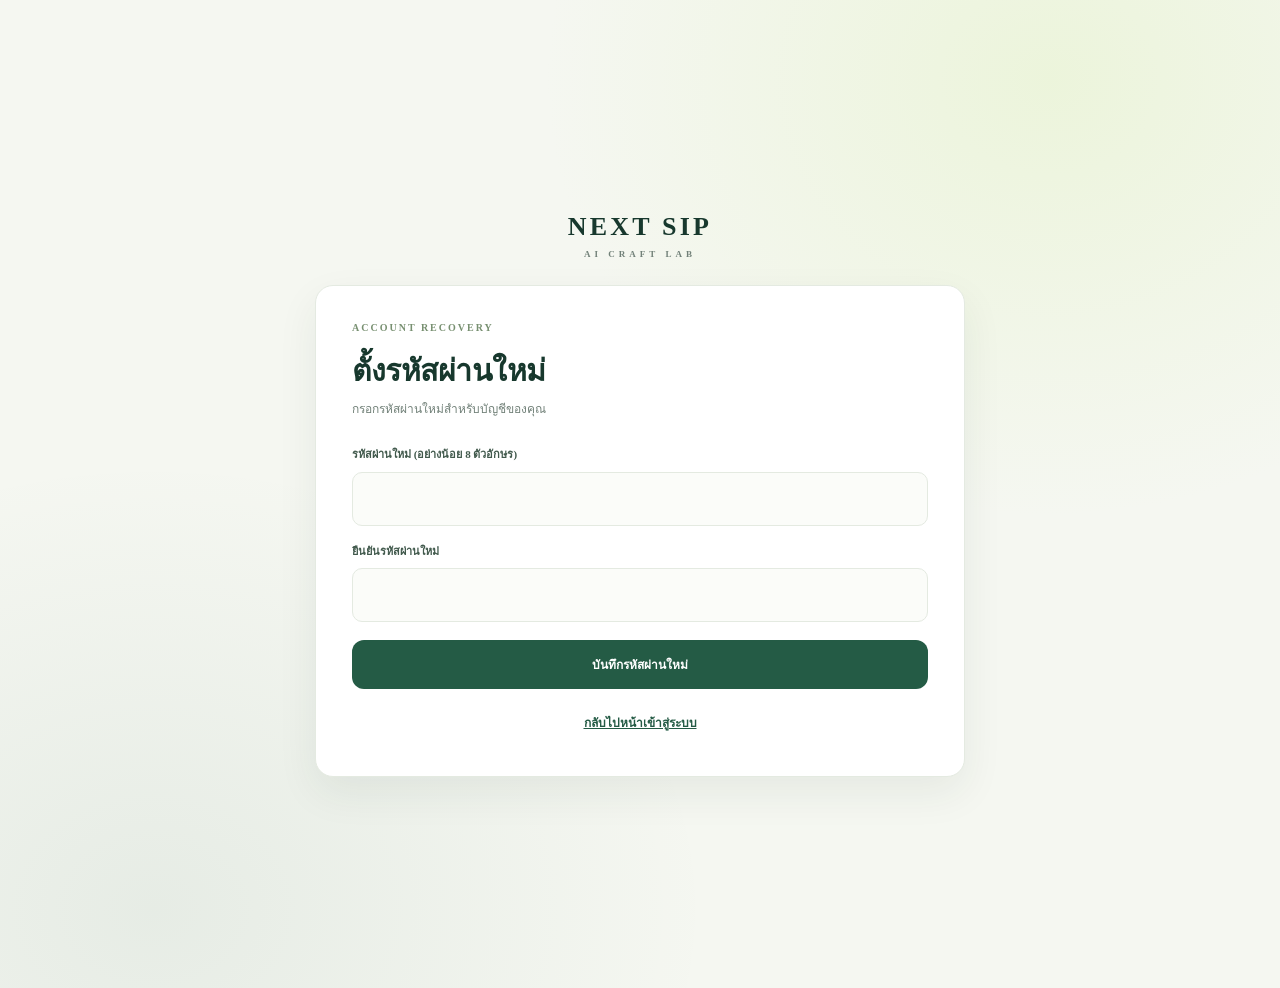
<file: reset-password.html>
<!doctype html>
<html lang="th">
<head>
  <meta charset="utf-8">
  <meta name="viewport" content="width=device-width,initial-scale=1">
  <title>ตั้งรหัสผ่านใหม่ | NEXT SIP</title>
  <link rel="stylesheet" href="./style.css">
  <link rel="stylesheet" href="./auth.css">
</head>
<body class="auth-page">
  <main class="auth-shell">
    <a class="auth-brand" href="./login.html">NEXT SIP <span>AI CRAFT LAB</span></a>
    <section class="auth-card">
      <div class="auth-kicker">ACCOUNT RECOVERY</div>
      <h1>ตั้งรหัสผ่านใหม่</h1>
      <p class="auth-subtitle">กรอกรหัสผ่านใหม่สำหรับบัญชีของคุณ</p>
      <form id="new-password-form">
        <label class="field"><span>รหัสผ่านใหม่ (อย่างน้อย 8 ตัวอักษร)</span><input id="new-password" type="password" minlength="8" autocomplete="new-password" required></label>
        <label class="field"><span>ยืนยันรหัสผ่านใหม่</span><input id="confirm-password" type="password" minlength="8" autocomplete="new-password" required></label>
        <button class="auth-primary" type="submit">บันทึกรหัสผ่านใหม่</button>
      </form>
      <div id="reset-status" class="auth-status" role="status" aria-live="polite" hidden></div>
      <a class="auth-link" href="./login.html">กลับไปหน้าเข้าสู่ระบบ</a>
    </section>
  </main>
  <script type="module" src="./reset-password.js"></script>
</body>
</html>
</file>
<file: style.css>
/* NEXT SIP — visual system */
@import url('https://fonts.googleapis.com/css2?family=DM+Sans:wght@400;500;600;700;800&family=Noto+Sans+Thai:wght@400;500;600;700;800&display=swap');

:root {
  --ink:#17382d; --green:#245b45; --green-2:#39785a; --lime:#d9efad;
  --bg:#f5f7f1; --muted:#718078; --line:#e4eae1; --surface:#fff;
  --shadow:0 16px 42px rgba(25,61,46,.07); --radius:20px;
}
html { scroll-behavior:smooth; }
body { background:radial-gradient(ellipse at 85% 0%,rgba(217,239,173,.22),transparent 34%),var(--bg); }
button,input,select,textarea { font-family:inherit; }
button { transition:transform .18s ease,box-shadow .18s ease,background .18s ease,border-color .18s ease; }
button:focus-visible,input:focus-visible,select:focus-visible,textarea:focus-visible { outline:3px solid rgba(111,159,105,.3); outline-offset:2px; }
.layout { grid-template-columns:252px minmax(0,1fr); }
.side {
  position:sticky; top:0; height:100vh; padding:30px 19px;
  background:linear-gradient(160deg,#16392d 0%,#10271f 72%,#0d211a 100%);
  box-shadow:8px 0 32px rgba(13,33,26,.08);
}
.logo { font-size:23px; letter-spacing:2.6px; padding:9px 11px; }
.logo small { margin-top:5px; font-size:9px; letter-spacing:3.6px; }
.nav { margin-top:46px; gap:9px; }
.nav button { position:relative; padding:14px 15px; font-size:12px; border:1px solid transparent; transition:all .2s ease; }
.nav button:hover { background:rgba(255,255,255,.09); transform:translateX(3px); }
.nav button.active { color:#f5f9f2; background:linear-gradient(100deg,rgba(217,239,173,.19),rgba(217,239,173,.07)); border-color:rgba(217,239,173,.18); }
.nav button.active:before { content:""; position:absolute; left:-1px; top:10px; bottom:10px; width:3px; border-radius:5px; background:var(--lime); }
.side p { margin:0; position:absolute; left:27px; bottom:26px; font-size:9px; letter-spacing:.6px; line-height:2; color:#9eb2a5; }
.top { position:sticky; top:0; z-index:5; padding:17px 38px; background:rgba(250,252,247,.88); backdrop-filter:blur(14px); border-bottom:1px solid rgba(225,232,223,.8); }
.wrap { max-width:1360px; padding:42px 42px 64px; }
.eyebrow { letter-spacing:2.3px; font-size:10px; color:#6d936d; }
.head { margin:12px 0 28px; align-items:center; }
.head h1 { font-size:clamp(29px,3vw,40px); letter-spacing:-1.4px; line-height:1.2; }
.head p { max-width:670px; font-size:13px; line-height:1.9; margin-top:9px; }
.btn { border-radius:12px; padding:13px 19px; box-shadow:0 7px 18px rgba(36,91,69,.15); }
.btn:hover { transform:translateY(-2px); box-shadow:0 10px 22px rgba(36,91,69,.2); background:var(--green-2); }
.btn.alt { box-shadow:none; }
.btn.alt:hover { background:#f1f6ed; border-color:#b9cdb2; color:var(--green); }
.card { border:1px solid rgba(222,231,220,.9); border-radius:var(--radius); padding:23px; box-shadow:var(--shadow); transition:transform .2s ease,box-shadow .2s ease; }
.card:hover { box-shadow:0 19px 46px rgba(25,61,46,.1); }
.stats .card { position:relative; overflow:hidden; min-height:133px; }
.stats .card:after { content:""; position:absolute; width:86px; height:86px; right:-27px; bottom:-33px; border-radius:50%; background:rgba(217,239,173,.28); }
.stats .muted:first-child { text-transform:uppercase; letter-spacing:1.1px; font-size:9px; font-weight:700; }
.num { color:var(--green); font-size:35px; letter-spacing:-1px; }
.hero { position:relative; overflow:hidden; border-radius:23px; padding:34px; min-height:270px; background:linear-gradient(125deg,#1c4b38 0%,#183b2e 58%,#244f3b 100%); box-shadow:0 18px 38px rgba(23,56,45,.15); }
.hero:after { content:""; position:absolute; width:260px; height:260px; right:-75px; top:-100px; border:1px solid rgba(217,239,173,.18); border-radius:50%; box-shadow:0 0 0 28px rgba(217,239,173,.035),0 0 0 58px rgba(217,239,173,.025); }
.hero h2 { position:relative; z-index:1; font-size:clamp(26px,2.5vw,34px); letter-spacing:-.8px; margin:17px 0 10px; }
.hero p { position:relative; z-index:1; max-width:460px; font-size:12px; line-height:2; }
.hero .btn { position:relative; z-index:1; margin-top:9px; box-shadow:none; }
.hero .btn:hover { background:#e7f5ce; }
.modules { gap:11px; }
.module { padding:16px; border-radius:14px; transition:all .2s ease; }
.module:hover { border-color:#b9cdb2; background:#fbfdf8; transform:translateY(-2px); }
.module b { font-size:12px; }
.module small { line-height:1.6; }
.field { margin:16px 0; gap:8px; }
.field label { font-size:11px; color:#41594c; }
.field input,.field select,.field textarea { padding:13px 14px; border-radius:11px; border-color:#dfe7dc; background:#fbfcf9; color:var(--ink); font-size:12px; transition:border-color .2s,box-shadow .2s; }
.field input:focus,.field select:focus,.field textarea:focus { border-color:#8eb28a; box-shadow:0 0 0 4px rgba(142,178,138,.12); outline:0; }
.chips { gap:8px; }
.chip { padding:9px 13px; border-radius:999px; border-color:#e0e8dd; color:#486153; font-size:11px; }
.chip:hover { border-color:#a9c59d; background:#f5f9ef; }
.chip.on { background:#eaf3df; border-color:#a9c59d; color:#28563e; box-shadow:inset 0 0 0 1px rgba(169,197,157,.2); }
.concept { padding:19px; border-radius:17px; box-shadow:0 10px 26px rgba(25,61,46,.05); transition:transform .2s,box-shadow .2s; }
.concept:hover { transform:translateY(-4px); box-shadow:0 16px 32px rgba(25,61,46,.1); }
.concept h3 { color:var(--green); font-size:18px; letter-spacing:-.3px; }
.concept .muted { line-height:1.8; }
.tag { display:inline-block; letter-spacing:.7px; font-weight:800; }
.note { border-radius:13px; padding:14px 16px; line-height:1.9; }
.table { font-size:11px; }
.table th { font-size:10px; text-transform:uppercase; letter-spacing:.6px; }
.table td { padding:14px 9px; }
.table tbody tr:hover { background:#fafcf8; }
.ok,.warn { display:inline-block; padding:6px 10px; font-weight:700; }
.passport { border-radius:20px; box-shadow:var(--shadow); }
.cover { background:linear-gradient(135deg,#173e30,#2d6248); padding:28px; }
.cover h2 { font-size:25px; letter-spacing:-.5px; margin:13px 0 5px; }
.body { padding:24px; }
.qr { border:7px solid white; border-radius:10px; box-shadow:0 4px 16px rgba(0,0,0,.08); }
.result { border-radius:13px; padding:16px; }
#about .card h2 { color:var(--green); letter-spacing:-.6px; }
#about ul { padding-left:20px; }
#about li::marker { color:#79a16d; }
@media(max-width:1000px) {
  .layout { grid-template-columns:210px minmax(0,1fr); }
  .wrap { padding:32px 25px 50px; }
  .top { padding-inline:26px; }
  .side { padding-inline:14px; }
}
@media(max-width:850px) {
  .layout { display:block; }
  .side { position:relative; height:auto; padding:16px; }
  .logo { padding:4px 8px; }
  .nav { margin-top:13px; gap:6px; }
  .nav button { padding:10px 12px; }
  .side p { display:none; }
  .top { position:relative; padding:13px 18px; }
  .wrap { padding:27px 17px 45px; }
}
@media(max-width:520px) {
  .nav { display:grid; grid-template-columns:repeat(2,minmax(0,1fr)); }
  .nav button { text-align:center; font-size:10px; }
  .head h1 { font-size:27px; }
  .hero { padding:25px; min-height:250px; }
  .card { padding:18px; }
  .stats { gap:10px; }
  .stats .card { min-height:118px; }
  .num { font-size:29px; }
}
@media(prefers-reduced-motion:reduce) {
  *,*::before,*::after { scroll-behavior:auto!important; transition:none!important; animation:none!important; }
}
/* Authentication guard and signed-in account controls */
.auth-pending { visibility:hidden; }
.top { display:flex; justify-content:space-between; align-items:center; gap:14px; flex-wrap:wrap; }
.account-bar { display:flex; justify-content:flex-end; align-items:center; gap:12px; flex-wrap:wrap; }
.account-email { color:var(--ink); font-size:11px; }
.account-logout { padding:7px 11px; border:1px solid var(--line); border-radius:9px; background:#fff; color:var(--green); font:inherit; font-size:11px; cursor:pointer; }
.account-logout:disabled { opacity:.6; }


/* Flavor Studio multi-select tags */
.flavor-tag-field{margin-top:18px}.flavor-tag-groups{display:grid;gap:14px;margin-top:12px}.flavor-tag-group{display:grid;gap:8px}.flavor-tag-group>b{color:#41594c;font-size:11px}.flavor-tag[aria-pressed="true"]{background:#e4f0d9;border-color:#8fb27f;color:#214f36;box-shadow:inset 0 0 0 1px rgba(111,159,105,.18)}#selectedFlavorTags{margin:12px 0 0;line-height:1.8}
</file>
<file: auth.css>
/* NEXT SIP — balanced authentication layout */
.auth-page{min-height:100vh;display:flex;align-items:center;justify-content:center;padding:clamp(20px,4vh,44px) 16px;background:radial-gradient(ellipse at 82% 8%,rgba(217,239,173,.32),transparent 34%),radial-gradient(ellipse at 12% 92%,rgba(36,91,69,.07),transparent 35%),var(--bg)}
.auth-shell{width:min(100%,520px);margin-inline:auto}
.auth-brand{display:block;width:100%;margin:0 auto 24px;text-align:center;color:var(--ink);font-size:26px;font-weight:900;letter-spacing:3.2px;line-height:1.25;text-decoration:none}
.auth-brand span{display:block;margin-top:6px;color:var(--muted);font-size:9px;letter-spacing:4px}
.auth-card{width:100%;padding:clamp(25px,5vw,42px);background:#fff;border:1px solid var(--line);border-radius:24px;box-shadow:var(--shadow)}
.auth-kicker{margin-bottom:13px;color:#789071;font-size:10px;font-weight:800;letter-spacing:2px}
.auth-card h1{margin:0 0 7px;color:var(--ink);font-size:clamp(25px,4vw,30px);line-height:1.35;letter-spacing:-.5px}
.auth-subtitle{margin:0 0 25px;color:var(--muted);font-size:12px;line-height:1.9}
.auth-card form,.auth-card .field{width:100%;min-width:0}
.auth-card .field{display:grid;grid-template-columns:minmax(0,1fr);gap:8px;margin:17px 0}
.auth-card .field span{display:block;color:#41594c;font-size:11px;font-weight:700;line-height:1.5}
.auth-card .field input{display:block;width:100%;min-width:0;min-height:48px;padding:13px 15px;border:1px solid var(--line);border-radius:12px;background:#fbfcf9;color:var(--ink);font:inherit;font-size:13px}
.auth-card .field input:focus{outline:3px solid rgba(111,159,105,.18);border-color:#8eb28a}
.auth-primary,.auth-secondary{display:block;width:100%;min-height:49px;margin:18px 0 0;padding:13px 18px;border:1px solid transparent;border-radius:12px;font:inherit;font-size:12px;font-weight:800;text-align:center;cursor:pointer}
.auth-primary{background:var(--green);color:#fff}
.auth-primary:hover{background:var(--green-2)}
.auth-secondary{margin-top:8px;background:#f1f6ed;color:var(--green);border-color:var(--line)}
.auth-primary:disabled,.auth-secondary:disabled{opacity:.55;cursor:not-allowed}
.auth-link{display:block;margin:17px auto 0;padding:8px 10px;border:0;background:none;color:var(--green);font:inherit;font-size:12px;font-weight:700;text-align:center;cursor:pointer}
.auth-divider{width:100%;height:1px;margin:25px 0 22px;background:var(--line)}
.reset-form .field{margin:0}
.auth-status{width:100%;margin-top:18px;padding:13px 15px;border-radius:11px;font-size:12px;line-height:1.8;overflow-wrap:anywhere}
.auth-status[data-kind="error"]{background:#fff0e8;color:#934b31}
.auth-status[data-kind="success"]{background:#e9f4e6;color:#37663b}
.auth-status[data-kind="warning"]{background:#fff5df;color:#795c22}
.auth-status[data-kind="info"]{background:#f1f6ed;color:var(--green)}
.auth-foot{margin:21px 0 0;text-align:center;color:var(--muted);font-size:9px;letter-spacing:1.5px}
.auth-pending{visibility:hidden}
@media(max-width:520px){.auth-page{align-items:flex-start;padding:24px 14px}.auth-brand{margin-bottom:18px;font-size:23px}.auth-card{padding:25px 20px;border-radius:20px}.auth-subtitle{margin-bottom:20px}}
@media(prefers-reduced-motion:reduce){*,*::before,*::after{transition:none!important;animation:none!important}}
/* Login composition aligned to the compact reference dialog */
.auth-shell{width:min(100%,650px)!important}
.auth-card{box-sizing:border-box;width:100%;padding:clamp(28px,4.2vw,36px)!important;border-radius:18px!important}
.auth-kicker{margin-bottom:18px}
.auth-card .field{display:flex!important;flex-direction:column!important;align-items:stretch!important;gap:9px!important;margin:17px 0!important}
.auth-card .field span{width:100%;text-align:left}
.auth-card .field input{box-sizing:border-box!important;width:100%!important;height:54px!important;min-height:54px!important;padding:13px 15px!important;border-radius:10px!important;font-size:14px!important}
.auth-actions{display:grid;grid-template-columns:minmax(0,1fr) minmax(0,1fr);gap:11px;align-items:stretch;margin-top:22px}
.auth-actions .auth-primary,.auth-actions .auth-secondary-action{box-sizing:border-box;width:100%;min-width:0;height:54px;min-height:54px;margin:0;padding:12px 14px;border:1px solid #d9d6c8;border-radius:10px;font:inherit;font-size:13px;font-weight:800;cursor:pointer}
.auth-actions .auth-primary{background:#49684f;color:#fff;border-color:#49684f}
.auth-actions .auth-primary:hover{background:#385740}
.auth-secondary-action{background:#fff;color:#49684f}
.auth-secondary-action:hover{background:#f6f8f2}
.auth-link{margin:16px auto 0}
.auth-divider{margin:25px 0 20px}
.reset-form .field{margin:0!important}
.reset-form .auth-secondary{height:54px;min-height:54px;margin-top:10px;border-radius:10px}
@media(max-width:520px){
 .auth-page{align-items:center;padding:18px 14px}
 .auth-card{padding:25px 20px!important}
 .auth-actions{grid-template-columns:1fr}
 .auth-actions .auth-primary{grid-row:1}
 .auth-actions .auth-secondary-action{grid-row:2}
}
</file>
